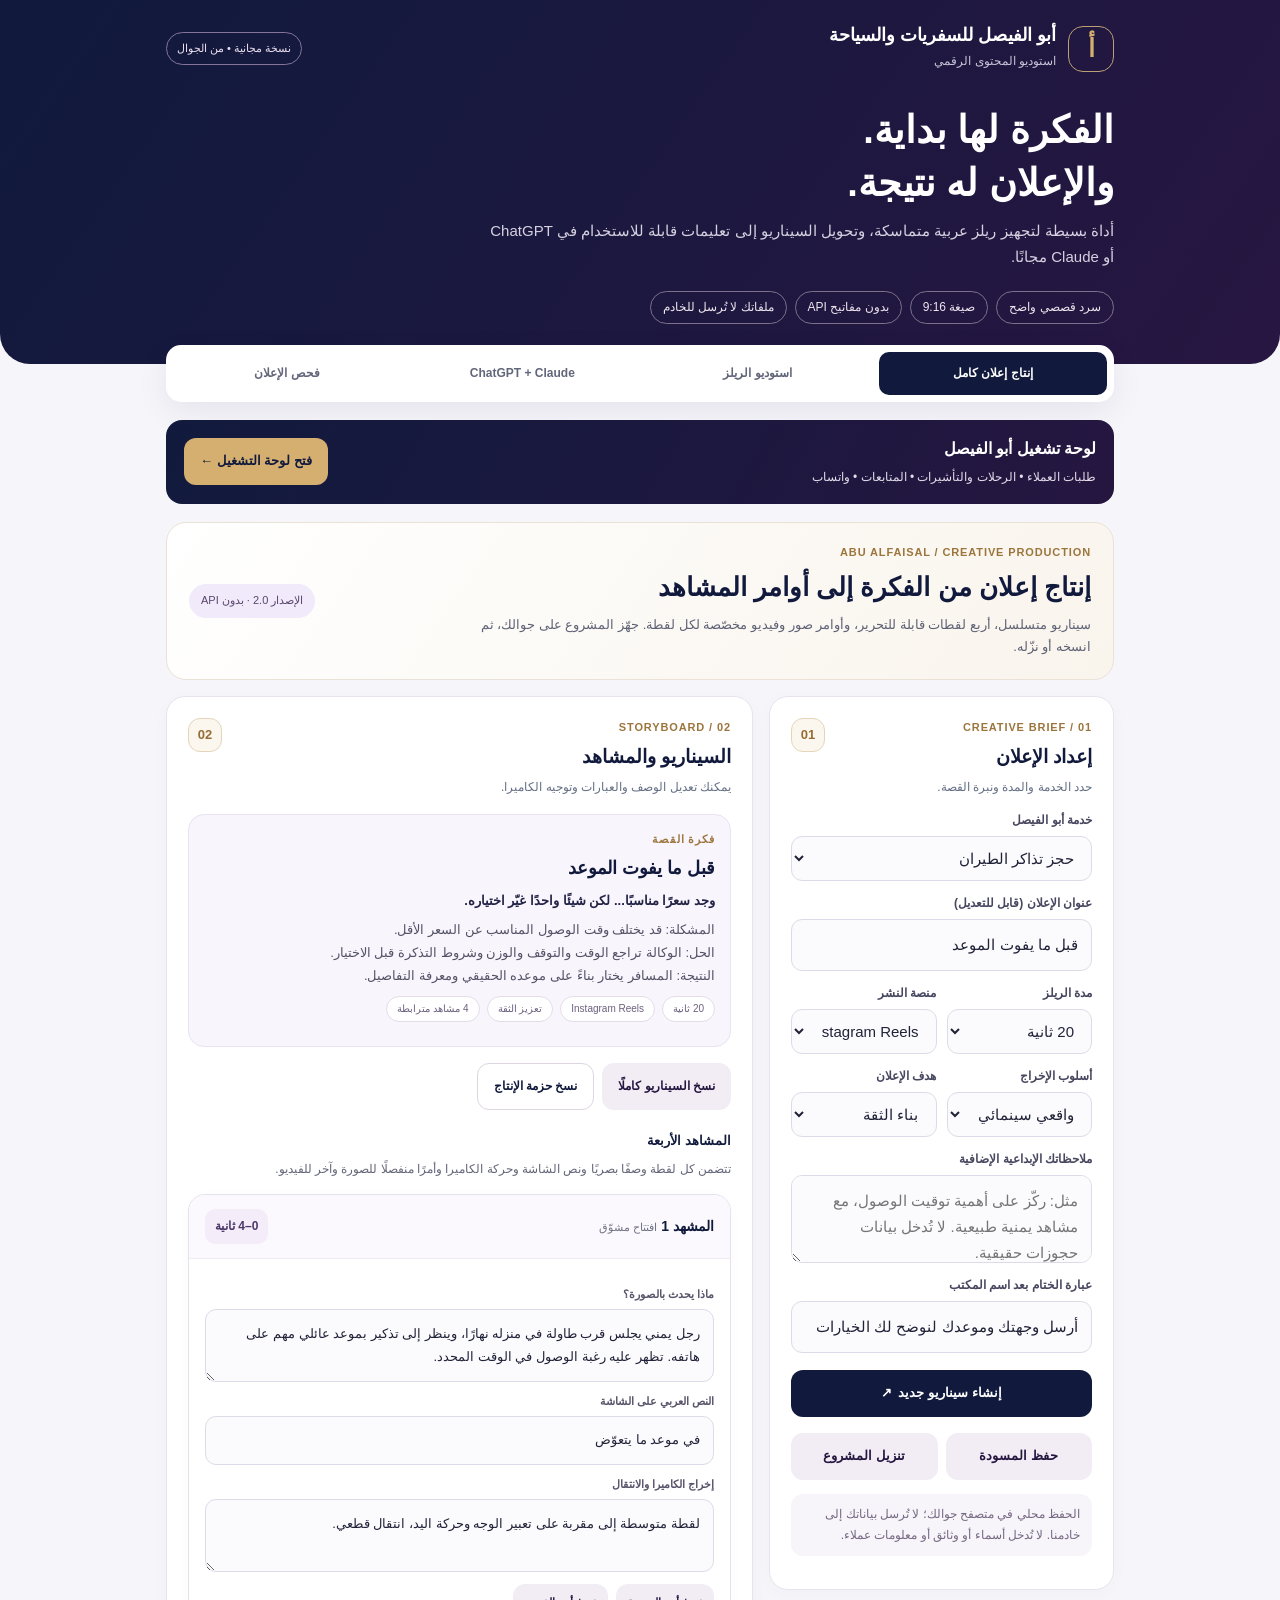
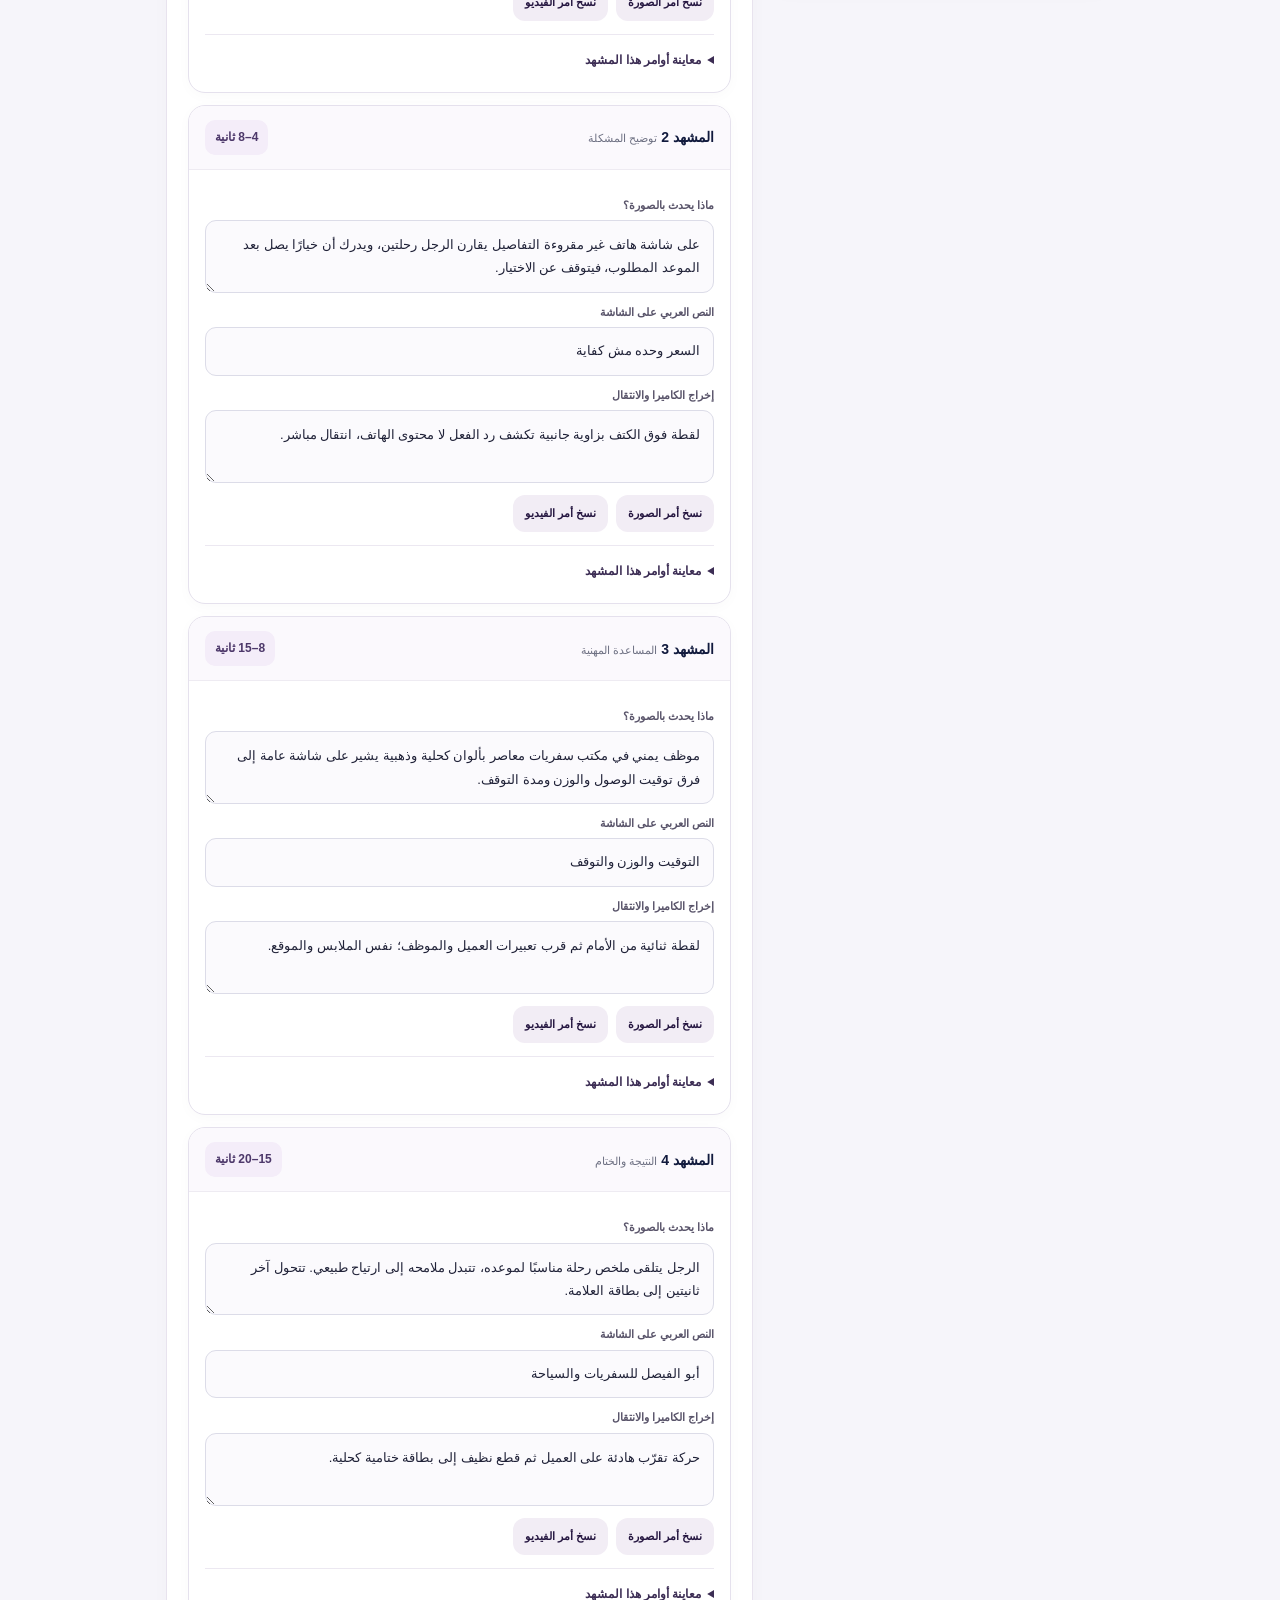
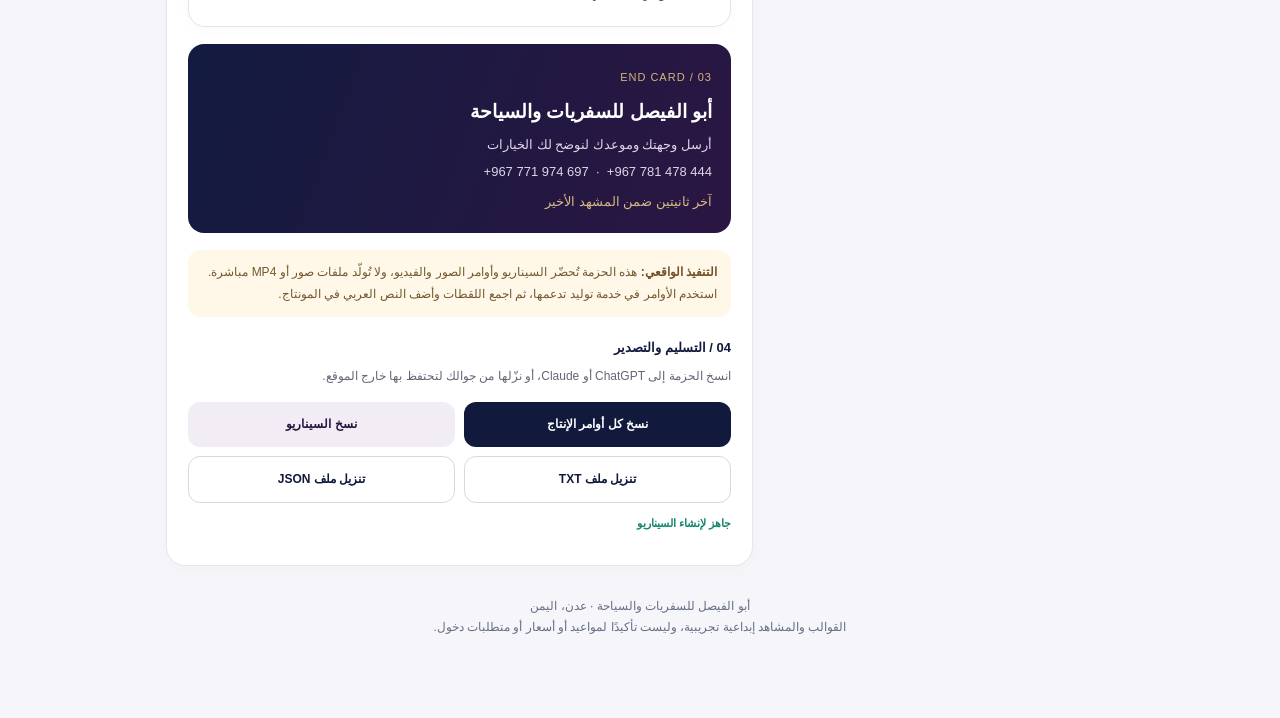
<file: index.html>
<!doctype html>
<html lang="ar" dir="rtl">
<head>
  <meta charset="utf-8">
  <meta name="viewport" content="width=device-width, initial-scale=1, viewport-fit=cover">
  <meta name="theme-color" content="#111a3d">
  <meta name="description" content="استوديو أبو الفيصل المجاني لتخطيط إعلانات السفر من الجوال">
  <title>استوديو أبو الفيصل | Abu Alfaisal Studio</title>
  <style>
    :root{--ink:#111a3d;--plum:#251640;--gold:#d5af6f;--paper:#f6f5fa;--line:#e8e3ee;--text:#202238;--muted:#657086;--white:#fff;--green:#157e65}
    *{box-sizing:border-box} html{scroll-behavior:smooth} body{margin:0;background:var(--paper);color:var(--text);font:15px/1.75 "DIN Next LT Arabic","Noto Sans Arabic",Tahoma,Arial,sans-serif}
    button,input,select,textarea{font:inherit}button{cursor:pointer}a{color:inherit}
    .wrap{max-width:980px;margin:auto;padding:0 16px}
    .top{background:linear-gradient(125deg,#101a3d 0%,#271641 100%);color:#fff;padding:24px 0 40px;border-radius:0 0 30px 30px}
    .bar{display:flex;justify-content:space-between;align-items:center;gap:12px}.logo{width:46px;height:46px;border:1px solid #bda174;border-radius:15px;color:var(--gold);display:grid;place-items:center;font-size:25px;font-weight:800}
    .brand{display:flex;gap:12px;align-items:center}.brand strong{display:block;font-size:18px;line-height:1.3}.brand small{color:#c7c5d8;font-size:12px}
    .tag{font-size:11px;padding:6px 10px;border:1px solid #84749a;border-radius:99px;white-space:nowrap;color:#ebdfef}
    h1{font-size:clamp(25px,4.5vw,38px);line-height:1.4;margin:30px 0 8px} .top p{color:#d6d1e1;margin:0;max-width:630px}
    .chips{display:flex;flex-wrap:wrap;gap:8px;margin-top:20px}.chips span{border:1px solid #7d718b;color:#eee5ee;padding:5px 12px;border-radius:30px;font-size:12px}
    .main{margin-top:-19px;padding-bottom:50px;position:relative}
    .nav{display:grid;grid-template-columns:repeat(3,1fr);gap:7px;background:white;border-radius:15px;box-shadow:0 10px 32px #15102712;padding:7px;margin-bottom:18px}
    .nav button{border:0;background:transparent;padding:11px 4px;border-radius:10px;color:#62667a;font-size:13px;font-weight:700}.nav button.active{background:var(--ink);color:#fff}
    .layout{display:grid;grid-template-columns:1fr 1fr;gap:16px;align-items:start}
    .panel{background:#fff;border:1px solid var(--line);border-radius:19px;padding:21px;box-shadow:0 4px 18px #15102706}
    h2{font-size:21px;margin:0 0 6px;color:var(--ink)}h3{margin:0 0 6px;font-size:16px;color:var(--ink)}
    .sub{color:var(--muted);font-size:13px;margin:0 0 18px}
    label{display:block;font-size:12px;font-weight:700;color:#474760;margin:14px 0 6px}
    select,input,textarea{display:block;width:100%;padding:12px 13px;border-radius:11px;border:1px solid #dcdce8;background:#fbfafd;color:var(--text);outline:none}
    select:focus,input:focus,textarea:focus{border-color:#8874a6;box-shadow:0 0 0 3px #8874a622}
    .two{display:grid;grid-template-columns:1fr 1fr;gap:10px}.actions{display:flex;flex-wrap:wrap;gap:9px;margin-top:18px}
    .btn{border:0;border-radius:12px;background:var(--ink);color:#fff;padding:12px 16px;font-weight:700;font-size:13px;display:inline-flex;align-items:center;justify-content:center;gap:6px}
    .btn.alt{background:#f2edf5;color:var(--plum)}.btn.ghost{background:#fff;border:1px solid #ddd5e1;color:var(--ink)}
    .btn:active{transform:translateY(1px)}
    .resultTop{display:flex;justify-content:space-between;align-items:flex-start;gap:9px}.eyebrow{font-size:11px;letter-spacing:.5px;font-weight:800;color:#9b7843}
    .story{background:linear-gradient(135deg,#f8f4eb,#f4f0f9);border:1px solid #ede1cf;border-radius:14px;padding:15px;margin:13px 0}
    .story strong{font-size:17px;color:var(--ink)}.story p{font-size:13px;margin:4px 0 0;color:#59536a}
    .scene{border-right:3px solid var(--gold);padding:4px 12px 5px 0;margin:13px 0 16px}
    .scene .time{font-weight:700;color:#947047;font-size:11px}.scene p{margin:2px 0;font-size:13px}.scene .overlay{font-weight:700;color:var(--ink)}
    .note{font-size:12px;color:#766983;background:#f7f4fa;padding:10px 12px;border-radius:12px;margin-top:14px}
    .one{max-width:740px;margin:0 auto}.steps{display:grid;grid-template-columns:repeat(3,1fr);gap:10px;margin:16px 0}
    .step{border-radius:13px;background:#f7f5fa;padding:13px;font-size:12px}.step b{display:block;color:var(--plum);font-size:14px}
    .links{display:flex;gap:9px;flex-wrap:wrap;margin-top:13px}.link{display:inline-flex;text-decoration:none;border:1px solid #dfd9ea;padding:10px 15px;border-radius:11px;font-weight:700;font-size:13px}
    .check{display:flex;align-items:flex-start;gap:12px;padding:13px 0;border-bottom:1px solid var(--line);font-size:14px}
    .check input{width:19px;height:19px;margin:4px 0;accent-color:#1b805f;flex:none}.check:last-child{border-bottom:0}
    .foot{font-size:12px;text-align:center;color:var(--muted);padding:30px 12px}
    .hide{display:none!important}#toast{position:fixed;bottom:23px;left:50%;transform:translateX(-50%);background:#182549;color:white;padding:11px 18px;border-radius:12px;box-shadow:0 10px 25px #0003;font-size:12px;z-index:20;max-width:90%;text-align:center}
    @media(max-width:700px){.layout{grid-template-columns:1fr}.panel{padding:18px}.steps{grid-template-columns:1fr}.tag{font-size:10px}.brand strong{font-size:15px}.nav button{font-size:12px}h1{margin-top:26px}.top{padding-bottom:37px}}
  </style>
  <link rel="stylesheet" href="assets/studio.css?v=2">
</head>
<body>
  <header class="top"><div class="wrap">
    <div class="bar"><div class="brand"><div class="logo">أ</div><div><strong>أبو الفيصل للسفريات والسياحة</strong><small>استوديو المحتوى الرقمي</small></div></div><span class="tag">نسخة مجانية • من الجوال</span></div>
    <h1>الفكرة لها بداية.<br>والإعلان له نتيجة.</h1>
    <p>أداة بسيطة لتجهيز ريلز عربية متماسكة، وتحويل السيناريو إلى تعليمات قابلة للاستخدام في ChatGPT أو Claude مجانًا.</p>
    <div class="chips"><span>سرد قصصي واضح</span><span>صيغة 9:16</span><span>بدون مفاتيح API</span><span>ملفاتك لا تُرسل للخادم</span></div>
  </div></header>
  <main class="wrap main">
    <nav class="nav" aria-label="الأقسام"><button type="button" class="active" data-tab="production">إنتاج إعلان كامل</button><button type="button" data-tab="studio">استوديو الريلز</button><button type="button" data-tab="bridge">ChatGPT + Claude</button><button type="button" data-tab="checklist">فحص الإعلان</button></nav>
    <div role="region" aria-label="لوحة تشغيل المكتب" style="display:flex;align-items:center;justify-content:space-between;gap:12px;flex-wrap:wrap;background:linear-gradient(120deg,#111a3d,#251640);color:#fff;padding:15px 18px;border-radius:16px;margin-bottom:18px">
      <div><strong style="font-size:16px;display:block">لوحة تشغيل أبو الفيصل</strong><span style="font-size:12px;color:#e4dceb">طلبات العملاء • الرحلات والتأشيرات • المتابعات • واتساب</span></div>
      <a href="operations/" class="btn" style="background:#d5af6f;color:#111a3d;text-decoration:none">فتح لوحة التشغيل ←</a>
    </div>

    <!-- Full creative-production workspace, served without external APIs -->
    <section id="production" class="prod-shell" aria-label="إنتاج إعلان متكامل">
      <div class="prod-top">
        <div>
          <span class="prod-kicker">ABU ALFAISAL / CREATIVE PRODUCTION</span>
          <h2>إنتاج إعلان من الفكرة إلى أوامر المشاهد</h2>
          <p>سيناريو متسلسل، أربع لقطات قابلة للتحرير، وأوامر صور وفيديو مخصّصة لكل لقطة. جهّز المشروع على جوالك، ثم انسخه أو نزّله.</p>
        </div>
        <span class="prod-version">الإصدار 2.0 · بدون API</span>
      </div>

      <div class="prod-grid">
        <form id="p-form" class="panel prod-form">
          <div class="prod-block-head">
            <div><span class="prod-kicker">01 / CREATIVE BRIEF</span><h2>إعداد الإعلان</h2><p>حدد الخدمة والمدة ونبرة القصة.</p></div>
            <span class="prod-step">01</span>
          </div>
          <label for="p-service">خدمة أبو الفيصل</label>
          <select id="p-service">
            <option value="flights">حجز تذاكر الطيران</option>
            <option value="students">رحلات الطلاب إلى الدراسة</option>
            <option value="visa">التأشيرات ومتطلبات الدخول</option>
            <option value="followup">متابعة الحجوزات والمستجدات</option>
            <option value="umrah">برامج العمرة</option>
            <option value="medical">تنسيق رحلات العلاج</option>
          </select>
          <label for="p-title">عنوان الإعلان (قابل للتعديل)</label>
          <input id="p-title" maxlength="100" placeholder="عنوان الإعلان">
          <div class="prod-row">
            <div><label for="p-duration">مدة الريلز</label><select id="p-duration"><option value="20">20 ثانية</option><option value="22">22 ثانية</option><option value="15">15 ثانية</option><option value="30">30 ثانية</option></select></div>
            <div><label for="p-platform">منصة النشر</label><select id="p-platform"><option value="reels">Instagram Reels</option><option value="tiktok">TikTok</option><option value="stories">Stories</option></select></div>
          </div>
          <div class="prod-row">
            <div><label for="p-style">أسلوب الإخراج</label><select id="p-style"><option value="cinematic">واقعي سينمائي</option><option value="emotional">إنساني عاطفي</option><option value="documentary">واقعي وثائقي</option><option value="dynamic">إيقاع ديناميكي</option></select></div>
            <div><label for="p-goal">هدف الإعلان</label><select id="p-goal"><option value="trust">بناء الثقة</option><option value="leads">زيادة الاستفسارات</option><option value="engagement">إكمال المشاهدة</option></select></div>
          </div>
          <label for="p-brief">ملاحظاتك الإبداعية الإضافية</label>
          <textarea id="p-brief" maxlength="600" placeholder="مثل: ركّز على أهمية توقيت الوصول، مع مشاهد يمنية طبيعية. لا تُدخل بيانات حجوزات حقيقية."></textarea>
          <label for="p-cta">عبارة الختام بعد اسم المكتب</label>
          <input id="p-cta" maxlength="150" value="أرسل وجهتك وموعدك لنوضح لك الخيارات">
          <button class="btn" type="submit" style="margin-top:17px">إنشاء سيناريو جديد <span aria-hidden="true">↗</span></button>
          <div class="prod-actions">
            <button class="btn alt" type="button" data-prod-action="save">حفظ المسودة</button>
            <button class="btn alt" type="button" data-prod-action="export-json">تنزيل المشروع</button>
          </div>
          <p class="note">الحفظ محلي في متصفح جوالك؛ لا تُرسل بياناتك إلى خادمنا. لا تُدخل أسماء أو وثائق أو معلومات عملاء.</p>
        </form>

        <div class="panel prod-output">
          <div class="prod-block-head">
            <div><span class="prod-kicker">02 / STORYBOARD</span><h2>السيناريو والمشاهد</h2><p>يمكنك تعديل الوصف والعبارات وتوجيه الكاميرا.</p></div>
            <span class="prod-step">02</span>
          </div>
          <div class="prod-summary">
            <span class="prod-kicker">فكرة القصة</span>
            <h3 id="p-preview-title">—</h3>
            <p id="p-preview-hook" style="font-weight:700;color:#222345"></p>
            <p id="p-preview-flow" style="white-space:pre-line"></p>
            <div class="prod-badges">
              <span id="p-preview-duration">20 ثانية</span><span id="p-preview-platform">Reels</span><span id="p-preview-goal">بناء الثقة</span><span id="p-scene-count">4 مشاهد مترابطة</span>
            </div>
          </div>
          <div class="prod-toolbar">
            <button type="button" class="btn alt" data-prod-action="copy-plan">نسخ السيناريو كاملًا</button>
            <button type="button" class="btn ghost" data-prod-action="copy-all">نسخ حزمة الإنتاج</button>
          </div>
          <h3 class="prod-chapter">المشاهد الأربعة</h3>
          <p class="prod-info">تتضمن كل لقطة وصفًا بصريًا ونص الشاشة وحركة الكاميرا وأمرًا منفصلًا للصورة وآخر للفيديو.</p>
          <div id="p-shot-list" aria-live="polite"></div>

          <div class="prod-end-card">
            <span class="end-label">03 / END CARD</span>
            <strong>أبو الفيصل للسفريات والسياحة</strong>
            <p id="p-end-cta">أرسل وجهتك وموعدك لنوضح لك الخيارات</p>
            <p style="direction:ltr;text-align:right" aria-label="هواتف المكتب">+967 771 974 697 &nbsp;·&nbsp; +967 781 478 444</p>
            <small id="p-end-duration">آخر ثانيتين ضمن المشهد الأخير</small>
          </div>
          <div class="prod-guide"><strong>التنفيذ الواقعي:</strong> هذه الحزمة تُحضّر السيناريو وأوامر الصور والفيديو، ولا تُولّد ملفات صور أو MP4 مباشرة. استخدم الأوامر في خدمة توليد تدعمها، ثم اجمع اللقطات وأضف النص العربي في المونتاج.</div>
          <h3 class="prod-chapter">04 / التسليم والتصدير</h3>
          <p class="prod-info">انسخ الحزمة إلى ChatGPT أو Claude، أو نزّلها من جوالك لتحتفظ بها خارج الموقع.</p>
          <div class="prod-buttons">
            <button type="button" class="btn" data-prod-action="copy-all">نسخ كل أوامر الإنتاج</button>
            <button type="button" class="btn alt" data-prod-action="copy-plan">نسخ السيناريو</button>
            <button type="button" class="btn ghost" data-prod-action="export-txt">تنزيل ملف TXT</button>
            <button type="button" class="btn ghost" data-prod-action="export-json">تنزيل ملف JSON</button>
          </div>
          <p id="p-status" class="prod-live" role="status" aria-live="polite">جاهز لإنشاء السيناريو</p>
        </div>
      </div>
    </section>

    <section id="studio" class="layout hide">
      <div class="panel">
        <h2>01 / حضّر فكرة إعلانك</h2><p class="sub">اختر الخدمة والهدف، وستظهر قصة مقسمة إلى مشاهد قابلة للتعديل عبر أدوات الذكاء الاصطناعي.</p>
        <label for="service">الخدمة</label><select id="service">
          <option value="students">رحلات الطلاب إلى الدراسة</option><option value="flights">حجز تذاكر الطيران</option><option value="visa">التأشيرات والموافقات</option><option value="umrah">العمرة</option><option value="followup">متابعة الحجوزات</option>
        </select>
        <div class="two"><div><label for="length">المدة</label><select id="length"><option value="20">20 ثانية</option><option value="22">22 ثانية</option><option value="15">15 ثانية</option><option value="30">30 ثانية</option></select></div>
        <div><label for="aim">الهدف</label><select id="aim"><option value="trust">بناء الثقة</option><option value="leads">زيادة الاستفسارات</option><option value="attention">رفع المشاهدة</option></select></div></div>
        <label for="context">تفصيل اختياري (لا تكتب بيانات عملاء)</label><input id="context" maxlength="150" placeholder="مثال: التركيز على سفر الطلاب من جدة">
        <div class="actions"><button type="button" class="btn" id="generate">تجهيز السيناريو</button><button type="button" class="btn alt" id="copyStoryboard">نسخ المشاهد</button></div>
        <p class="note">هذه أداة قوالب إبداعية، وليست مولّد فيديو أو ذكاء اصطناعي مستقلًا. يمكنك تطوير كل فكرة معنا أو عبر Claude Free.</p>
      </div>
      <div class="panel" aria-live="polite">
        <div class="resultTop"><div><div class="eyebrow">STORYBOARD / 9:16</div><h2 id="storyTitle">—</h2></div><span class="tag" style="background:#e9f5ef;color:#17674f;border-color:#d1e7dc" id="durationTag">20 ثانية</span></div>
        <div class="story"><strong id="storyHook">—</strong><p id="storyMeaning"></p></div>
        <div id="scenes"></div><p class="note" id="direction"></p>
        <div class="actions"><button type="button" class="btn" id="copyPrompt">نسخ أمر إنتاج كامل</button><button type="button" class="btn ghost" id="copyShort">نسخ النصوص فقط</button></div>
      </div>
    </section>
    <section id="bridge" class="one hide">
      <div class="panel">
        <div class="eyebrow">FREE WORKFLOW</div><h2>02 / استخدام ChatGPT وClaude معًا</h2>
        <p class="sub">تعاون يدوي واضح، دون دفع API ودون ادّعاء اتصال تلقائي غير متاح. ابدأ بالسيناريو هنا ثم انسخ البرومبت إلى إحدى الخدمتين.</p>
        <div class="steps"><div class="step"><b>1. خطّط</b>جهّز الفكرة والمشاهد داخل الاستوديو.</div><div class="step"><b>2. طوّر</b>انسخ أمر الإنتاج إلى ChatGPT أو Claude Free إذا كان متاحًا بمنطقتك.</div><div class="step"><b>3. راجع</b>أعد النص النهائي إلى ChatGPT للمراجعة، ثم نفّذ اللقطات في أداة فيديو مناسبة.</div></div>
        <div class="actions"><button type="button" class="btn" id="bridgeCopy">نسخ أمر جاهز لـ Claude</button></div>
        <div class="links"><a class="link" href="https://claude.ai/" target="_blank" rel="noopener noreferrer">فتح Claude</a><a class="link" href="https://chatgpt.com/" target="_blank" rel="noopener noreferrer">فتح ChatGPT</a><a class="link" href="https://github.com/abualfaisaltravel-boop/abualfaisal_ai" target="_blank" rel="noopener noreferrer">ملفات المشروع</a></div>
        <p class="note">Claude Free لا يتصل تلقائيًا باشتراك ChatGPT Plus. وقد لا يكون متاحًا من اليمن. إنشاء فيديو واقعي كامل يتطلب أداة توليد فيديو منفصلة وفق حدودها المجانية إن توفرت.</p>
      </div>
    </section>
    <section id="checklist" class="one hide">
      <div class="panel">
        <h2>03 / قائمة مراجعة ما قبل النشر</h2><p class="sub">الحالة تُحفظ على هذا الجهاز فقط. لا تُدخل أي معلومات شخصية للعملاء.</p>
        <div id="checks"></div><div class="actions"><button class="btn alt" type="button" id="reset">إعادة ضبط المراجعة</button></div>
      </div>
    </section>
    <footer class="foot">أبو الفيصل للسفريات والسياحة · عدن، اليمن<br>القوالب والمشاهد إبداعية تجريبية، وليست تأكيدًا لمواعيد أو أسعار أو متطلبات دخول.</footer>
  </main><div id="toast" role="status" class="hide"></div>
  <script>
    (function(){
      "use strict";
      var $=function(id){return document.getElementById(id)};
      var catalog={
        students:{title:"اليوم الذي كان سيضيع",hook:"رسالة القبول وصلت، لكن الوصول بعد بداية الدراسة!",meaning:"تحديد احتياج الطالب الحقيقي قبل اختيار مسار السفر.",scenes:[
          ["طالب يمني يجلس أمام حاسوبه في غرفة نهارية، ينظر إلى تاريخ بدء الدراسة ثم إلى خيارات الرحلة.","قبل بداية الدراسة... بيوم واحد"],
          ["يراجع خيارات مختلفة؛ أحدها يصل متأخرًا. تظهر الحيرة على وجهه دون نصوص صغيرة مقروءة.","مش كل رحلة تناسب موعدك"],
          ["موظف أبو الفيصل يناقش معه توقيت الوصول والتوقف والوثائق، ثم يعرض خطة مناسبة دون وعود بالقبول أو دخول البلد.","نراجع الموعد والمسار قبل الإصدار"],
          ["الطالب يجهّز ملفه ويتلقى ملخصًا واضحًا للرحلة؛ إغلاق بإطار الهوية.","أبو الفيصل للسفريات والسياحة"]],direction:"لا تُظهر جامعة حقيقية أو خطاب قبول مزيفًا؛ ركّز على قرار السفر والتوقيت لا على ضمان الدخول."},
        flights:{title:"موعدين... وسبب واحد",hook:"الموعد الأرخص ليس دائمًا هو الأنسب للالتزام.",meaning:"ربط اختيار رحلة الطيران بسبب السفر والموعد الحقيقي للعميل.",scenes:[
          ["لقطة ساعة على الحائط ثم تجهيز دعوة لحضور مناسبة عائلية داخل منزل عربي مضاء نهارًا.","موعد مهم ما يتكرر"],
          ["شخص يقارن رحلتين في هاتفه؛ يصل أحد الخيارين بعد بدء المناسبة.","الوصول أهم من رقم السعر"],
          ["موظف يراجع معه وقت الوصول والتوقف وشروط التذكرة باختصار.","نعرض الخيارات بتفاصيلها"],
          ["يختار الموعد الملائم ويطمئن، ثم بطاقة هوية المكتب.","السفر قرار... وتفاصيله تفرق"]],direction:"اعرض الشاشة بصورة عامة وغير مقروءة، ولا تستخدم أسعارًا أو مواعيد رحلات حقيقية من دون مصدر."},
        visa:{title:"السؤال الذي غيّر الاستعداد",hook:"ليس كل تجهيز للسفر يبدأ بحجز تذكرة.",meaning:"توضيح أهمية معرفة متطلبات الدخول قبل ترتيب بقية الخطوات.",scenes:[
          ["شخص يراجع موعد مناسبة خارج البلد ويحضّر ملاحظات سفره.","عندك موعد مهم؟"],
          ["يتلقى سؤالًا عن وثائق السفر؛ يتوقف ليتحقق مما يحتاجه فعلًا.","هل راجعت متطلبات دخولك؟"],
          ["موظف يشرح ضرورة التحقق من الوثائق والمتطلبات الرسمية حسب الوجهة والجنسية.","نتحقق من المتطلبات قبل القرار"],
          ["العميل يرتب خطته على أساس معلومات واضحة، مع ظهور اسم المكتب.","أبو الفيصل للسفريات والسياحة"]],direction:"لا تدّعِ ضمان صدور تأشيرة أو اعتمادًا حكوميًا. المتطلبات متغيرة وتحتاج تحققًا رسميًا."},
        umrah:{title:"التاريخ الذي جمعهم",hook:"العائلة تختار يومًا يجتمع فيه الجميع، لا مجرد تاريخ سفر.",meaning:"تنسيق برنامج عمرة مناسب لظروف أفراد الأسرة.",scenes:[
          ["عائلة يمنية محتشمة تتناقش حول موعد يجتمعون فيه للعمرة داخل غرفة مشرقة.","موعد يجمعنا جميعًا"],
          ["أحد الأفراد يشير إلى اختلاف إجازات الأسرة، فيعيدون النظر في الخطة.","موعد يناسب الكل؟"],
          ["موظف مكتب يوضح خيارات السفر والخدمات والشروط المتاحة دون وعود غير مؤكدة.","نساعدكم تقارنوا الخيارات"],
          ["العائلة تتفق على خطة أولية، ثم بطاقة هوية المكتب.","أبو الفيصل للسفريات والسياحة"]],direction:"تجنب عرض الشعائر بطريقة غير دقيقة أو الادعاء بضمان تصاريح أو مواعيد."},
        followup:{title:"أول مكالمة... قبل السؤال",hook:"تغيّر الموعد؛ والعميل يحتاج معلومة واضحة لا إشاعة.",meaning:"إبراز دور الوكالة في نقل المعلومات المؤكدة للعميل.",scenes:[
          ["رجل يمني يستمع لحديث متضارب عن تغيير رحلة، داخل مجلس نهاري.","سمعت إن الرحلة تغيّرت؟"],
          ["يتردد في اتخاذ قرار بناءً على رسالة غير رسمية.","الخبر يحتاج تأكيد"],
          ["موظف يتحقق من جهة التشغيل ويشرح للعميل الخيار المتاح بعد التأكد.","نراجع المعلومة من مصدرها"],
          ["العميل يعرف الخطوة التالية، وتنتهي اللقطة بهوية أبو الفيصل.","معلومة واضحة وقت الحاجة"]],direction:"لا تعرض إشعار إلغاء حقيقيًا أو تزعم توافر بدائل قبل التحقق من الشركة."}
      };
      var checks=["القصة لها مقدمة وسبب ونتيجة واضحة","النصوص عربية سليمة ومختصرة","المدة والمقاس عمودي 9:16 مناسبان","المشاهد مترابطة والشخصيات متسقة","وجوه عربية محتشمة وإضاءة متوازنة","لا حقائب أو غروب أو لقطات مسافر من الخلف","لا وعود غير مؤكدة حول التأشيرات أو الرحلات","الشعار والهوية وبيانات التواصل صحيحة"];
      var last=null;
      function safe(v){return String(v).replace(/[&<>"']/g,function(s){return {"&":"&amp;","<":"&lt;",">":"&gt;",'"':"&quot;","'":"&#39;"}[s]})}
      function toast(t){var x=$("toast");x.textContent=t;x.classList.remove("hide");setTimeout(function(){x.classList.add("hide")},2200)}
      function build(){
        var s=catalog[$("service").value], dur=Number($("length").value), aim=$("aim").value,ctx=$("context").value.trim();
        var times=[0,Math.round(dur*.18),Math.round(dur*.43),Math.round(dur*.74),dur];var arr=s.scenes.map(function(item,i){return {start:times[i],end:times[i+1],visual:item[0],line:item[1]}});
        var goal={trust:"الثقة المهنية والوضوح",leads:"جذب استفسارات العملاء بطريقة غير مباشرة",attention:"الاحتفاظ بالمشاهدة من الثانية الأولى"}[aim];
        last={title:s.title,hook:s.hook,meaning:s.meaning,direction:s.direction,scenes:arr,duration:dur,goal:goal,context:ctx,service:$("service").selectedOptions[0].text};
        $("storyTitle").textContent=s.title;$("storyHook").textContent=s.hook;$("storyMeaning").textContent=s.meaning;$("durationTag").textContent=dur+" ثانية";
        $("direction").textContent="ملاحظة إخراجية: "+s.direction;
        $("scenes").innerHTML=arr.map(function(item,i){return '<article class="scene"><div class="time">المشهد '+(i+1)+' · '+item.start+'–'+item.end+' ثانية</div><p>'+safe(item.visual)+'</p><p class="overlay">النص: «'+safe(item.line)+'»</p></article>'}).join("");
      }
      function storyboard(){return "سيناريو ريلز: "+last.title+"\nالخدمة: "+last.service+"\nالمدة: "+last.duration+" ثانية | 9:16\nالهدف: "+last.goal+"\n"+(last.context?"تفصيل: "+last.context+"\n":"")+"\n"+last.scenes.map(function(s,i){return "المشهد "+(i+1)+" ("+s.start+"–"+s.end+" ثانية)\nالصورة: "+s.visual+"\nالنص على الشاشة: "+s.line}).join("\n\n")+"\n\nتوجيه: "+last.direction}
      function prompt(){return "أنت مدير إبداعي ومخرج إعلانات عربي. طوّر السيناريو التالي لصالح «أبو الفيصل للسفريات والسياحة» في عدن.\n\n"+storyboard()+"\n\nالتنفيذ المطلوب:\n- حافظ على قصة واحدة متسلسلة واضحة: بداية، حدث، حل، نتيجة.\n- صِف لكل لقطة التكوين والحركة والانتقال وطبيعة الضوء.\n- الشخصيات يمنية عربية محتشمة ومتسقة، واقعية بالكامل.\n- عمودي 9:16، موسيقى فقط دون حوار أو تعليق صوتي.\n- لغة النصوص عربية؛ لا نصوص مقروءة زائفة على شاشة الهاتف.\n- الهوية كحلي وبنفسجي داكن وذهبي وأبيض.\n- امنع الغروب والحقائب والخرائط والدبابيس ولقطة المسافر من الخلف.\n- لا توهم بإصدار تأشيرة مضمون أو سعر ثابت أو رحلات مؤكدة.\n- اقترح تحسينات مبتكرة دون تكرار أفكار تقليدية، ثم أخرج خطة تنفيذ قابلة للتطبيق.\n- اكتب النصوص النهائية والإرشادات كاملة بالعربية.\n- لا تزعم إنتاج ملف فيديو إذا لم تتوفر لديك أداة توليد فيديو فعلية."}
      function copy(t){if(navigator.clipboard&&window.isSecureContext){navigator.clipboard.writeText(t).then(function(){toast("تم النسخ")}).catch(function(){fallback(t)})}else fallback(t)}
      function fallback(t){var x=document.createElement("textarea");x.value=t;x.style.position="fixed";x.style.opacity="0";document.body.appendChild(x);x.select();try{document.execCommand("copy");toast("تم النسخ")}catch(e){toast("تعذر النسخ، جرّب متصفحًا أحدث")}x.remove()}
      document.querySelectorAll("[data-tab]").forEach(function(el){el.addEventListener("click",function(){var tab=el.dataset.tab;document.querySelectorAll("[data-tab]").forEach(function(a){a.classList.toggle("active",a===el)});["production","studio","bridge","checklist"].forEach(function(id){$(id).classList.toggle("hide",id!==tab)})})});
      $("generate").addEventListener("click",function(){build();toast("تم تحديث السيناريو")});
      ["service","length","aim"].forEach(function(id){$(id).addEventListener("change",build)});
      $("context").addEventListener("change",build);
      $("copyStoryboard").addEventListener("click",function(){copy(storyboard())});
      $("copyShort").addEventListener("click",function(){copy(last.scenes.map(function(s){return s.line}).join("\n"))});
      $("copyPrompt").addEventListener("click",function(){copy(prompt())});
      $("bridgeCopy").addEventListener("click",function(){copy(prompt());toast("انسخ المحتوى داخل Claude Free")});
      function renderChecks(){var done=JSON.parse(localStorage.getItem("aa_review_v1")||"{}");$("checks").innerHTML=checks.map(function(t,i){return '<label class="check"><input type="checkbox" data-check="'+i+'" '+(done[i]?"checked":"")+'><span>'+safe(t)+'</span></label>'}).join("");$("checks").querySelectorAll("input").forEach(function(el){el.addEventListener("change",function(){done[el.dataset.check]=el.checked;try{localStorage.setItem("aa_review_v1",JSON.stringify(done))}catch(e){toast("تعذر حفظ الاختيارات على جهازك")}})})}
      $("reset").addEventListener("click",function(){localStorage.removeItem("aa_review_v1");renderChecks();toast("أعيد ضبط قائمة المراجعة")});
      build();renderChecks();
    })();
  </script>
  <script src="assets/studio.js?v=2"></script>
</body></html>
</file>
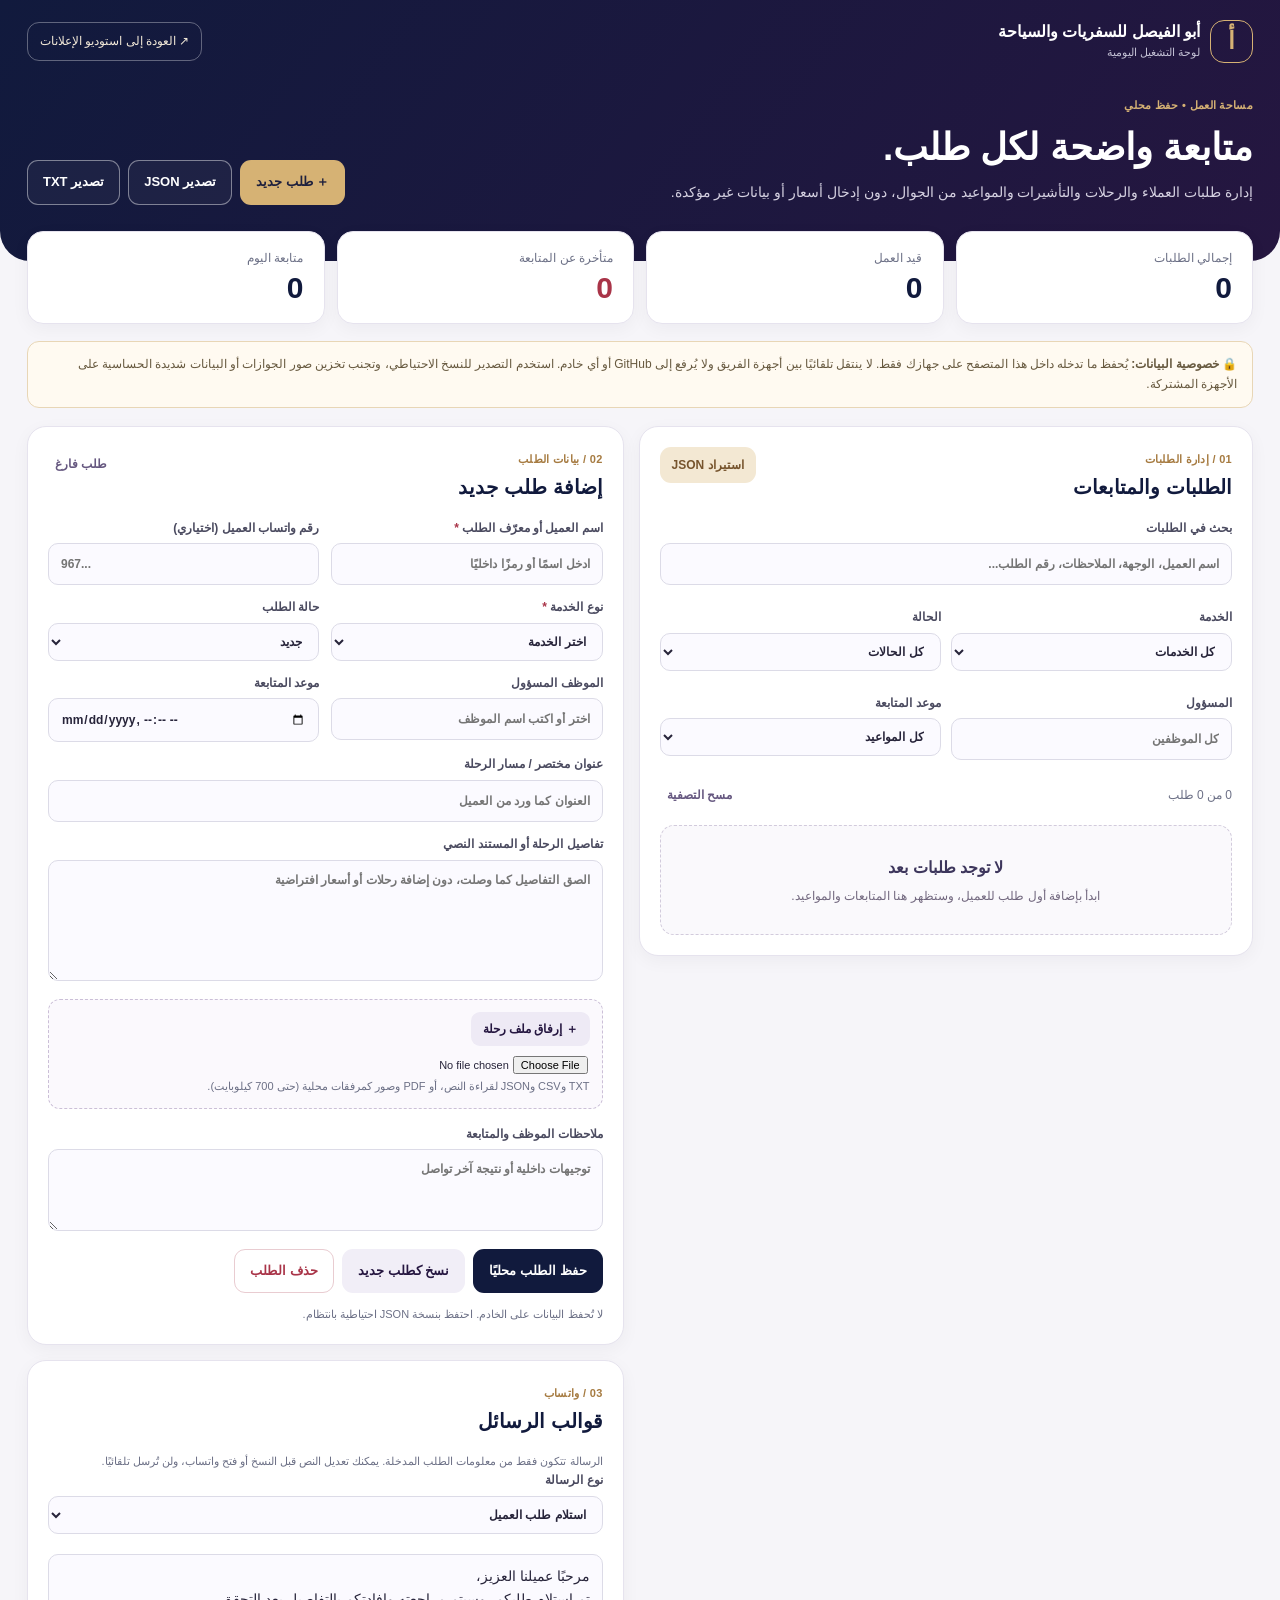
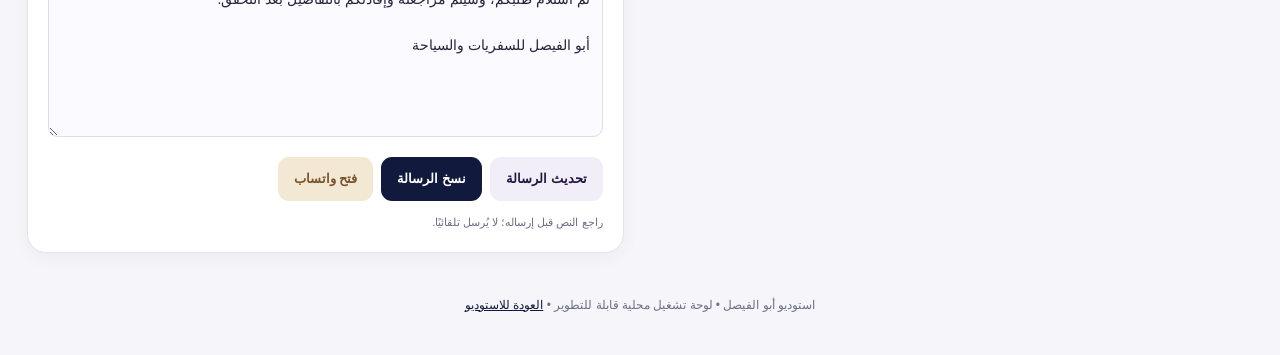
<file: operations/index.html>
<!doctype html>
<html lang="ar" dir="rtl">
<head>
<meta charset="utf-8">
<meta name="viewport" content="width=device-width,initial-scale=1,viewport-fit=cover">
<meta name="theme-color" content="#111a3d">
<meta name="description" content="لوحة تشغيل أبو الفيصل للسفريات والسياحة: متابعة الطلبات والرحلات والتأشيرات محليًا">
<title>لوحة التشغيل | استوديو أبو الفيصل</title>
<link rel="stylesheet" href="../assets/operations.css?v=1">
</head>
<body>
<header class="mast">
 <div class="shell">
  <div class="mast-nav">
   <div class="identity"><div class="mark" aria-hidden="true">أ</div><div><strong>أبو الفيصل للسفريات والسياحة</strong><span>لوحة التشغيل اليومية</span></div></div>
   <a class="back-link" href="../index.html">↗ العودة إلى استوديو الإعلانات</a>
  </div>
  <div class="hero"><div><span class="kicker">مساحة العمل • حفظ محلي</span><h1>متابعة واضحة لكل طلب.</h1><p>إدارة طلبات العملاء والرحلات والتأشيرات والمواعيد من الجوال، دون إدخال أسعار أو بيانات غير مؤكدة.</p></div><div class="hero-actions"><button class="btn gold" id="newTop" type="button">＋ طلب جديد</button><button class="btn outline-light" id="exportJson" type="button">تصدير JSON</button><button class="btn outline-light" id="exportTxt" type="button">تصدير TXT</button></div></div>
 </div>
</header>
<main class="shell">
 <section class="metrics" aria-label="مؤشرات الطلبات">
  <div class="metric"><span>إجمالي الطلبات</span><b id="statAll">0</b></div>
  <div class="metric"><span>قيد العمل</span><b id="statActive">0</b></div>
  <div class="metric urgent"><span>متأخرة عن المتابعة</span><b id="statLate">0</b></div>
  <div class="metric"><span>متابعة اليوم</span><b id="statToday">0</b></div>
 </section>
 <div class="privacy" role="note"><strong>🔒 خصوصية البيانات:</strong> يُحفظ ما تدخله داخل هذا المتصفح على جهازك فقط. لا ينتقل تلقائيًا بين أجهزة الفريق ولا يُرفع إلى GitHub أو أي خادم. استخدم التصدير للنسخ الاحتياطي، وتجنب تخزين صور الجوازات أو البيانات شديدة الحساسية على الأجهزة المشتركة.</div>
 <section class="alerts" id="lateAlerts" aria-live="polite" hidden></section>
 <section class="workspace">
  <div class="list-column">
   <div class="panel">
    <div class="section-head"><div><span class="eyebrow">01 / إدارة الطلبات</span><h2>الطلبات والمتابعات</h2></div><button class="btn soft small" id="importTrigger" type="button">استيراد JSON</button><input type="file" id="importJson" accept=".json,application/json" hidden></div>
    <div class="filters">
      <label class="field-wide"><span>بحث في الطلبات</span><input id="search" type="search" autocomplete="off" placeholder="اسم العميل، الوجهة، الملاحظات، رقم الطلب..."></label>
      <label><span>الخدمة</span><select id="serviceFilter"><option value="">كل الخدمات</option><option>تذاكر الطيران</option><option>التأشيرات</option><option>العمرة</option><option>الفنادق</option><option>الموافقات الأمنية</option><option>المتابعات</option><option>خدمة أخرى</option></select></label>
      <label><span>الحالة</span><select id="statusFilter"><option value="">كل الحالات</option><option>جديد</option><option>قيد المراجعة</option><option>بانتظار العميل</option><option>بانتظار مزود الخدمة</option><option>مكتمل</option><option>ملغي</option></select></label>
      <label><span>المسؤول</span><input id="ownerFilter" list="teamMembers" placeholder="كل الموظفين"></label>
      <label><span>موعد المتابعة</span><select id="dueFilter"><option value="">كل المواعيد</option><option value="late">المتأخرة</option><option value="today">اليوم</option><option value="upcoming">القادمة</option><option value="none">بدون موعد</option></select></label>
    </div>
    <div class="results-head"><span id="resultCount">0 طلب</span><button class="text-btn" id="clearFilters" type="button">مسح التصفية</button></div>
    <div id="requestList" class="request-list" aria-live="polite"></div>
   </div>
  </div>
  <div class="edit-column" id="editorAnchor">
   <section class="panel">
    <div class="section-head"><div><span class="eyebrow">02 / بيانات الطلب</span><h2 id="formHeading">إضافة طلب جديد</h2></div><button class="text-btn" id="resetForm" type="button">طلب فارغ</button></div>
    <form id="requestForm">
     <input type="hidden" id="recordId">
     <div class="two-fields"><label><span>اسم العميل أو معرّف الطلب <em>*</em></span><input id="clientName" maxlength="120" required autocomplete="off" placeholder="ادخل اسمًا أو رمزًا داخليًا"></label><label><span>رقم واتساب العميل (اختياري)</span><input type="tel" id="clientPhone" inputmode="tel" maxlength="25" dir="ltr" placeholder="967..."></label></div>
     <div class="two-fields"><label><span>نوع الخدمة <em>*</em></span><select id="service" required><option value="">اختر الخدمة</option><option>تذاكر الطيران</option><option>التأشيرات</option><option>العمرة</option><option>الفنادق</option><option>الموافقات الأمنية</option><option>المتابعات</option><option>خدمة أخرى</option></select></label><label><span>حالة الطلب</span><select id="status"><option>جديد</option><option>قيد المراجعة</option><option>بانتظار العميل</option><option>بانتظار مزود الخدمة</option><option>مكتمل</option><option>ملغي</option></select></label></div>
     <div class="two-fields"><label><span>الموظف المسؤول</span><input id="owner" list="teamMembers" maxlength="90" placeholder="اختر أو اكتب اسم الموظف"></label><label><span>موعد المتابعة</span><input id="followUp" type="datetime-local"></label></div>
     <label><span>عنوان مختصر / مسار الرحلة</span><input id="subject" maxlength="160" placeholder="العنوان كما ورد من العميل"></label>
     <label><span>تفاصيل الرحلة أو المستند النصي</span><textarea id="travelDetails" rows="5" maxlength="30000" placeholder="الصق التفاصيل كما وصلت، دون إضافة رحلات أو أسعار افتراضية"></textarea></label>
     <div class="upload"><label for="travelFile" class="file-select">＋ إرفاق ملف رحلة</label><input type="file" id="travelFile" accept=".txt,.csv,.json,.pdf,.png,.jpg,.jpeg,.webp,text/plain,text/csv,application/json,application/pdf,image/png,image/jpeg,image/webp"><span id="attachmentInfo">TXT وCSV وJSON لقراءة النص، أو PDF وصور كمرفقات محلية (حتى 700 كيلوبايت).</span><button type="button" class="text-btn" id="downloadAttachment" hidden>تنزيل المرفق</button><button type="button" class="text-btn" id="removeAttachment" hidden>إزالة المرفق</button></div>
     <label><span>ملاحظات الموظف والمتابعة</span><textarea id="notes" rows="3" maxlength="20000" placeholder="توجيهات داخلية أو نتيجة آخر تواصل"></textarea></label>
     <div class="form-actions"><button type="submit" class="btn primary" id="saveRequest">حفظ الطلب محليًا</button><button type="button" class="btn light" id="duplicateRequest" hidden>نسخ كطلب جديد</button><button type="button" class="btn danger-outline" id="deleteRequest" hidden>حذف الطلب</button></div>
     <p class="hint" id="saveHint">لا تُحفظ البيانات على الخادم. احتفظ بنسخة JSON احتياطية بانتظام.</p>
    </form>
   </section>
   <section class="panel messages">
    <div class="section-head"><div><span class="eyebrow">03 / واتساب</span><h2>قوالب الرسائل</h2></div></div>
    <p class="hint">الرسالة تتكون فقط من معلومات الطلب المدخلة. يمكنك تعديل النص قبل النسخ أو فتح واتساب، ولن تُرسل تلقائيًا.</p>
    <label><span>نوع الرسالة</span><select id="templateType"><option value="received">استلام طلب العميل</option><option value="details">استكمال بيانات الطلب</option><option value="processing">الطلب قيد المتابعة</option><option value="flight">تفاصيل الرحلة المدخلة</option><option value="follow">تذكير بالمتابعة</option></select></label>
    <textarea id="messagePreview" rows="7" aria-label="نص رسالة واتساب القابل للتحرير"></textarea>
    <div class="form-actions"><button type="button" id="generateTemplate" class="btn light">تحديث الرسالة</button><button type="button" id="copyMessage" class="btn primary">نسخ الرسالة</button><button type="button" id="openWhatsapp" class="btn soft">فتح واتساب</button></div>
    <p class="hint" id="messageHint">اختر طلبًا محفوظًا أو عبّئ نموذج الطلب لإنشاء الرسالة.</p>
   </section>
  </div>
 </section>
 <datalist id="teamMembers"><option value="زيد العودي"></option><option value="موسى باعباد"></option><option value="محفوظ العبدلي"></option><option value="سمير باعباد"></option><option value="عباد باعباد"></option><option value="يونس باعباد"></option></datalist>
 <footer>استوديو أبو الفيصل • لوحة تشغيل محلية قابلة للتطوير • <a href="../index.html">العودة للاستوديو</a></footer>
</main>
<div class="toast" id="toast" role="status" aria-live="polite" hidden></div>
<script src="../assets/operations.js?v=1" defer></script>
</body></html>
</file>
<file: assets/studio.css>
/* Creative production studio — mobile-first and RTL */
.prod-shell{display:block;max-width:1050px;margin:0 auto}
.nav{grid-template-columns:repeat(4,1fr)}
.nav button{font-size:12px}
.prod-top{background:linear-gradient(125deg,#fff,#f9f4ec);border:1px solid #eae2d6;border-radius:20px;padding:20px 22px;margin-bottom:16px;display:flex;align-items:center;justify-content:space-between;gap:14px;flex-wrap:wrap}
.prod-kicker{display:block;color:#9c753c;font-size:11px;font-weight:800;letter-spacing:.08em}
.prod-top h2{font-size:clamp(20px,3vw,26px);margin:3px 0}
.prod-top p{font-size:13px;color:#5f6175;margin:0;max-width:630px}
.prod-version{color:#59476d;background:#f1eafa;font-size:11px;border-radius:100px;padding:7px 12px;white-space:nowrap}
.prod-grid{display:grid;grid-template-columns:minmax(275px,345px) minmax(0,1fr);gap:16px;align-items:start}
.prod-form{position:sticky;top:10px}
.prod-form .prod-row{display:grid;grid-template-columns:1fr 1fr;gap:10px}
.prod-form label{margin:12px 0 5px}
.prod-form textarea{min-height:88px;resize:vertical}
.prod-form small{font-size:11px;color:var(--muted)}
.prod-form .btn{width:100%;min-height:44px}
.prod-form .btn.alt{width:auto;flex:1}
.prod-form .prod-actions{display:flex;gap:8px;margin-top:16px}
.prod-form .prod-actions button{flex:1}
.prod-block-head{display:flex;gap:12px;justify-content:space-between;align-items:flex-start}
.prod-block-head h2{font-size:19px;margin:3px 0}
.prod-block-head p{font-size:12px;color:var(--muted);margin:0}
.prod-step{display:inline-flex;align-items:center;justify-content:center;min-width:34px;height:34px;border:1px solid #e4d5ba;border-radius:12px;color:#966d37;background:#fbf7ee;font-size:13px;font-weight:800}
.prod-summary{background:#f8f5fd;border:1px solid #e9e3f2;border-radius:16px;padding:15px;margin:16px 0}
.prod-summary h3{font-size:18px;margin:4px 0}
.prod-summary p{font-size:13px;margin:6px 0;color:#545366}
.prod-badges{display:flex;gap:7px;flex-wrap:wrap;margin:9px 0}
.prod-badges span{display:inline-block;color:#6b607e;background:white;border:1px solid #e4dce9;border-radius:40px;font-size:10px;padding:3px 10px}
.prod-toolbar{display:flex;flex-wrap:wrap;gap:8px;margin:12px 0}
.prod-toolbar button{font-size:12px;min-height:42px}
.prod-time{display:flex;align-items:center;gap:8px;color:#88734e;font-size:11px;font-weight:700}
.prod-time i{height:1px;flex:1;background:#e7dfcf;display:block}
.prod-scene{background:#fff;border:1px solid #e5e1ed;border-radius:17px;margin:12px 0;overflow:hidden;box-shadow:0 3px 14px #10102906}
.prod-scene-head{display:flex;justify-content:space-between;align-items:center;gap:10px;padding:14px 16px;background:#fbf9fd;border-bottom:1px solid #eeebf2}
.prod-scene-head strong{font-size:14px;color:var(--ink)}
.prod-scene-head small{font-size:11px;color:#6e7183}
.prod-scene-inner{padding:16px}
.prod-scene label{font-weight:700;color:#59546a;font-size:11px;margin:10px 0 5px}
.prod-scene textarea{min-height:72px;resize:vertical;font-size:13px;line-height:1.8}
.prod-scene input{font-size:13px}
.prod-scene textarea:focus,.prod-scene input:focus{border-color:#b59c76}
.prod-scene-tools{display:flex;flex-wrap:wrap;gap:8px;margin-top:12px}
.prod-scene-tools .btn{font-size:11px;padding:9px 12px}
.prod-prompt-details{border-top:1px solid #ece8f1;margin-top:13px;padding-top:10px}
.prod-prompt-details summary{cursor:pointer;color:#3c2d54;font-weight:700;font-size:12px;padding:5px 0}
.prod-prompt-details textarea{width:100%;margin-top:8px;background:#f9f8fb;min-height:130px;direction:rtl;text-align:right;resize:vertical}
.prod-prompt-details h4{font-size:12px;color:#413650;margin:12px 0 5px}
.prod-end-card{background:linear-gradient(110deg,#131b40,#2b1643);color:#fff;border-radius:16px;padding:19px;margin:17px 0}
.prod-end-card .end-label{font-size:11px;color:#d4b67a;letter-spacing:1px}
.prod-end-card strong{font-size:19px;color:#fff;display:block;margin:6px 0}
.prod-end-card p{margin:4px 0;color:#dfd4e7;font-size:13px}
.prod-end-card small{color:#d7ba85}
.prod-guide{font-size:12px;line-height:1.8;padding:12px 14px;background:#fff8e8;color:#73582f;border-radius:13px;margin:12px 0}
.prod-guide strong{color:#715027}
.prod-buttons{display:grid;grid-template-columns:1fr 1fr;gap:9px;margin:15px 0 4px}
.prod-buttons .btn{font-size:12px;min-height:44px}
.prod-chapter{font-size:13px;font-weight:800;color:var(--ink);margin:20px 0 6px}
.prod-info{margin:6px 0 14px;color:#646578;font-size:12px}
.prod-icon-bubble{display:inline-flex;padding:7px 10px;border-radius:10px;background:#f4edf9;color:#4d386a;font-size:12px;font-weight:700}
.prod-result-head{display:flex;justify-content:space-between;align-items:center}
.prod-divider{height:1px;background:#ece9f0;margin:18px 0}
.prod-live{font-size:11px;color:#16856b;font-weight:800}
.prod-hidden{display:none!important}
@media(max-width:760px){
 .nav{grid-template-columns:repeat(2,1fr);gap:6px}
 .nav button{font-size:12px}
 .prod-grid{grid-template-columns:1fr}
 .prod-form{position:static}
 .prod-top{padding:17px}
 .prod-scene-inner{padding:14px}
 .prod-block-head h2{font-size:18px}
 .prod-buttons .btn{padding:11px 5px;font-size:11px}
}
@media(max-width:380px){
 .prod-form .prod-row{grid-template-columns:1fr}
 .prod-buttons{grid-template-columns:1fr}
}
</file>
<file: assets/operations.css>
:root{--navy:#111a3d;--plum:#251640;--gold:#d6b274;--gold-soft:#f3e8d3;--paper:#f6f5f9;--white:#fff;--ink:#27243a;--muted:#6c7086;--border:#e6e3ee;--danger:#a93448;--green:#157d63;--shadow:0 5px 18px #1710270b}
*{box-sizing:border-box}html{scroll-behavior:smooth}body{margin:0;color:var(--ink);background:var(--paper);font:14px/1.7 "DIN Next LT Arabic","Noto Sans Arabic",Tahoma,Arial,sans-serif;direction:rtl}button,input,textarea,select{font:inherit}button{cursor:pointer}a{color:inherit}.shell{max-width:1260px;margin:0 auto;padding:0 17px}
.mast{background:linear-gradient(126deg,var(--navy),var(--plum));color:white;border-radius:0 0 30px 30px;padding:20px 0 56px}.mast-nav{display:flex;align-items:center;justify-content:space-between;gap:15px}.identity{display:flex;align-items:center;gap:10px}.mark{display:grid;place-items:center;width:43px;height:43px;flex:none;border-radius:14px;border:1px solid var(--gold);color:var(--gold);font-size:24px;font-weight:800}.identity strong{display:block;font-size:16px;line-height:1.3}.identity span{display:block;font-size:11px;color:#c4c2d5}.back-link{text-decoration:none;color:#f2e9d8;font-size:12px;border:1px solid #ffffff54;padding:8px 12px;border-radius:12px}.back-link:hover{border-color:var(--gold)}.hero{display:flex;justify-content:space-between;align-items:end;gap:20px;margin-top:30px}.kicker,.eyebrow{color:var(--gold);font-size:11px;font-weight:800;letter-spacing:.3px}.hero h1{font-size:clamp(27px,4vw,37px);line-height:1.35;margin:6px 0 8px}.hero p{color:#d5d1e1;margin:0;max-width:640px}.hero-actions{display:flex;gap:8px;flex-wrap:wrap;justify-content:flex-end}.btn{border:1px solid transparent;border-radius:11px;padding:10px 15px;font-size:13px;font-weight:750;display:inline-flex;justify-content:center;align-items:center;text-decoration:none;gap:5px;transition:transform .12s,background .12s}.btn:active{transform:translateY(1px)}.btn.gold{background:var(--gold);color:#1e203d}.btn.outline-light{color:white;border-color:#ffffff6e;background:#ffffff0a}.btn.primary{background:var(--navy);color:white}.btn.light{background:#f1eef7;color:var(--plum)}.btn.soft{background:var(--gold-soft);color:#76542d}.btn.danger-outline{border-color:#e9ccd1;color:var(--danger);background:#fff}.btn.small{padding:7px 11px;font-size:12px}.text-btn{border:0;background:transparent;color:#665880;font-weight:800;font-size:12px;padding:7px}.text-btn:hover{text-decoration:underline}
.metrics{display:grid;grid-template-columns:repeat(4,minmax(0,1fr));gap:12px;margin-top:-30px;position:relative}.metric{border:1px solid var(--border);background:var(--white);border-radius:16px;padding:16px 20px;box-shadow:var(--shadow)}.metric span{font-size:12px;color:var(--muted);display:block}.metric b{font-size:30px;line-height:1.3;color:var(--navy);font-weight:800}.metric.urgent b{color:var(--danger)}
.privacy{margin:17px 0;background:#fffaf1;border:1px solid #e8d6b6;color:#67593f;border-radius:12px;padding:12px 15px;font-size:12px}.alerts{border:1px solid #efcbd1;background:#fff4f5;color:#84253b;border-radius:12px;padding:12px 16px;margin:14px 0;font-size:13px}.alerts[hidden]{display:none}.alerts b{display:block}.alerts .alert-item{display:block;border-top:1px solid #ebced2;padding-top:6px;margin-top:6px}
.workspace{display:grid;grid-template-columns:minmax(0,1.03fr) minmax(0,1fr);gap:15px;align-items:start;margin:18px 0 30px}.list-column,.edit-column{min-width:0}.edit-column{display:grid;gap:15px}.panel{background:white;border:1px solid var(--border);border-radius:19px;padding:20px;box-shadow:var(--shadow)}.section-head{display:flex;align-items:start;justify-content:space-between;gap:10px;margin-bottom:17px}.section-head h2{margin:2px 0 0;font-size:20px;line-height:1.4;color:var(--navy)}.eyebrow{color:#a67b41}
.filters{display:grid;grid-template-columns:1fr 1fr;gap:10px}.filters .field-wide{grid-column:1/-1}label{display:block;font-size:12px;color:#4b4b60;font-weight:750;margin-bottom:12px}label>span{display:block;margin-bottom:5px}label em{color:var(--danger);font-style:normal}input,select,textarea{width:100%;color:var(--ink);background:#fbfaff;border:1px solid #dcdbe7;border-radius:10px;padding:10px 12px;outline:0;min-width:0}input:focus,select:focus,textarea:focus{border-color:#9881b9;box-shadow:0 0 0 3px #9881b921}textarea{resize:vertical;white-space:pre-wrap;line-height:1.65;overflow-wrap:anywhere}.two-fields{display:grid;grid-template-columns:1fr 1fr;gap:12px}.results-head{display:flex;justify-content:space-between;align-items:center;margin:6px 0 12px;color:var(--muted);font-size:12px}
.request-list{display:grid;gap:10px}.request-card{border:1px solid var(--border);border-radius:14px;padding:14px;transition:border-color .15s,background .15s;background:#fff}.request-card.selected{background:#f9f7fc;border-color:#aa95c6}.req-header{display:flex;align-items:start;justify-content:space-between;gap:9px}.req-heading{font-weight:800;color:var(--navy);font-size:15px;margin:0;overflow-wrap:anywhere}.req-subject{color:#615d76;font-size:12px;overflow-wrap:anywhere;margin:4px 0}.badges{display:flex;gap:6px;flex-wrap:wrap;align-items:center}.status{font-size:11px;border-radius:99px;padding:4px 9px;background:#ebeaf2;color:#4c4d6f;white-space:nowrap;font-weight:750}.status[data-state="مكتمل"]{background:#e4f4ed;color:#127653}.status[data-state="ملغي"]{background:#f0edf0;color:#767078}.status[data-state="بانتظار العميل"],.status[data-state="بانتظار مزود الخدمة"]{background:#fcf0d9;color:#8b6024}.status.late{background:#ffedf1;color:var(--danger)}.req-meta{color:#686779;font-size:12px;display:flex;flex-wrap:wrap;gap:8px 14px;margin:10px 0}.req-bottom{display:flex;align-items:center;justify-content:space-between;gap:8px;border-top:1px solid #f0edf3;padding-top:9px}.req-code{font-size:10px;color:#89869a;direction:ltr}.empty{background:#faf9fc;border:1px dashed #d2cbdc;color:#71677e;border-radius:14px;padding:28px 17px;text-align:center}.empty b{display:block;color:#3d365c;font-size:16px}.empty p{margin:5px 0 0;font-size:12px}
.upload{border:1px dashed #cbbfd7;border-radius:12px;padding:12px;margin:2px 0 15px;background:#fbf9fd}.upload .file-select{display:inline-block;border-radius:9px;background:#eeeaf5;padding:7px 12px;cursor:pointer;color:var(--plum);margin:0 0 7px}.upload input{padding:2px;border:0;background:none;font-size:11px}.upload span{display:block;color:var(--muted);font-size:11px;word-break:break-word}.upload #removeAttachment{display:none}.upload #removeAttachment:not([hidden]){display:inline-flex}.form-actions{display:flex;gap:8px;flex-wrap:wrap;margin-top:12px}.hint{color:var(--muted);font-size:11px;margin:12px 0 0}.messages textarea{margin-top:8px;min-height:140px}.toast{position:fixed;z-index:30;bottom:20px;left:50%;transform:translateX(-50%);background:#1d2145;color:white;border-radius:12px;padding:11px 19px;text-align:center;max-width:90%;box-shadow:0 10px 30px #0003}.toast[hidden]{display:none}footer{text-align:center;padding:12px 0 40px;color:var(--muted);font-size:12px}footer a{color:var(--navy)}
@media(max-width:860px){.workspace{grid-template-columns:1fr}.hero{align-items:start;flex-direction:column}.hero-actions{justify-content:flex-start}.metrics{grid-template-columns:repeat(2,minmax(0,1fr))}.edit-column{scroll-margin-top:15px}}
@media(max-width:540px){.mast{padding:15px 0 47px}.hero{margin-top:23px}.identity strong{font-size:13px}.back-link{font-size:10px;padding:6px 7px;max-width:125px;text-align:center}.metrics{gap:8px}.metric{padding:11px 14px}.metric b{font-size:25px}.panel{padding:15px}.two-fields{grid-template-columns:1fr;gap:0}.hero-actions .btn{font-size:12px;padding:9px 11px}.filters{gap:7px}.section-head h2{font-size:18px}.workspace{gap:12px}}
</file>
